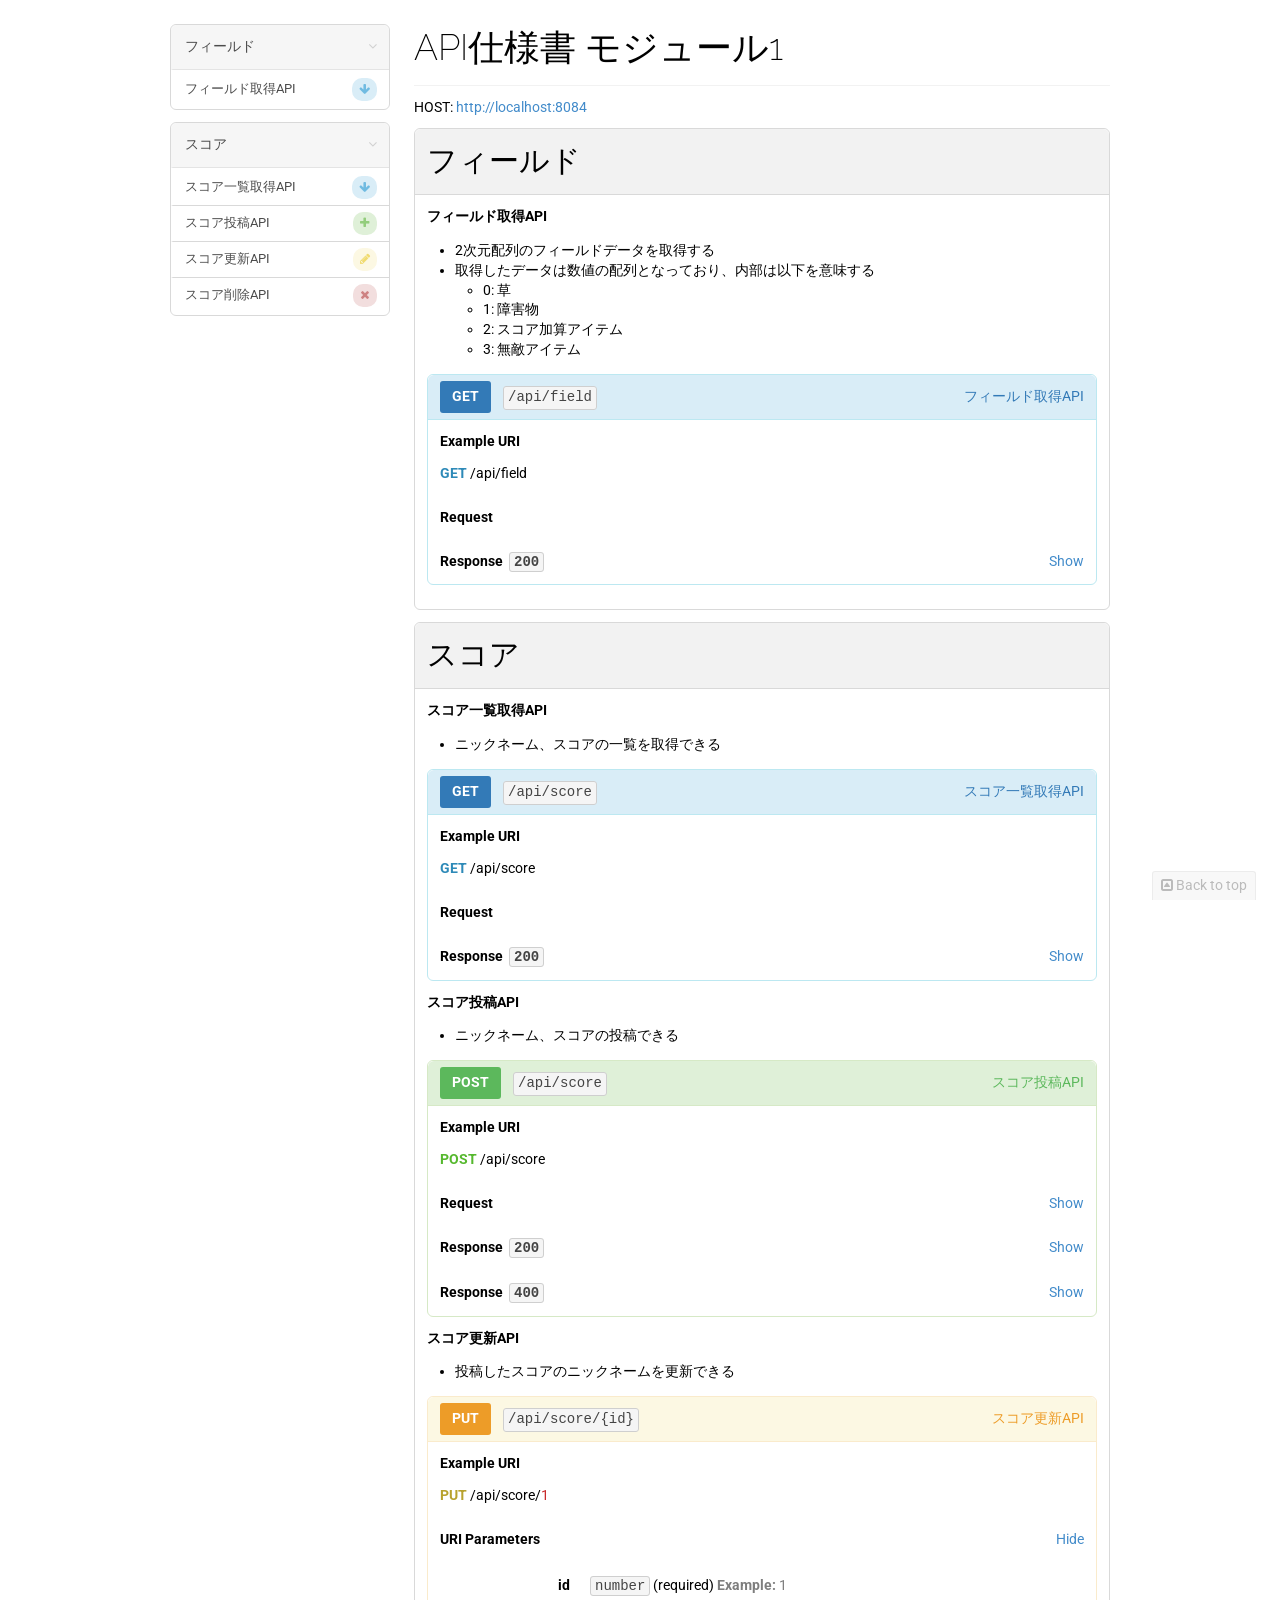
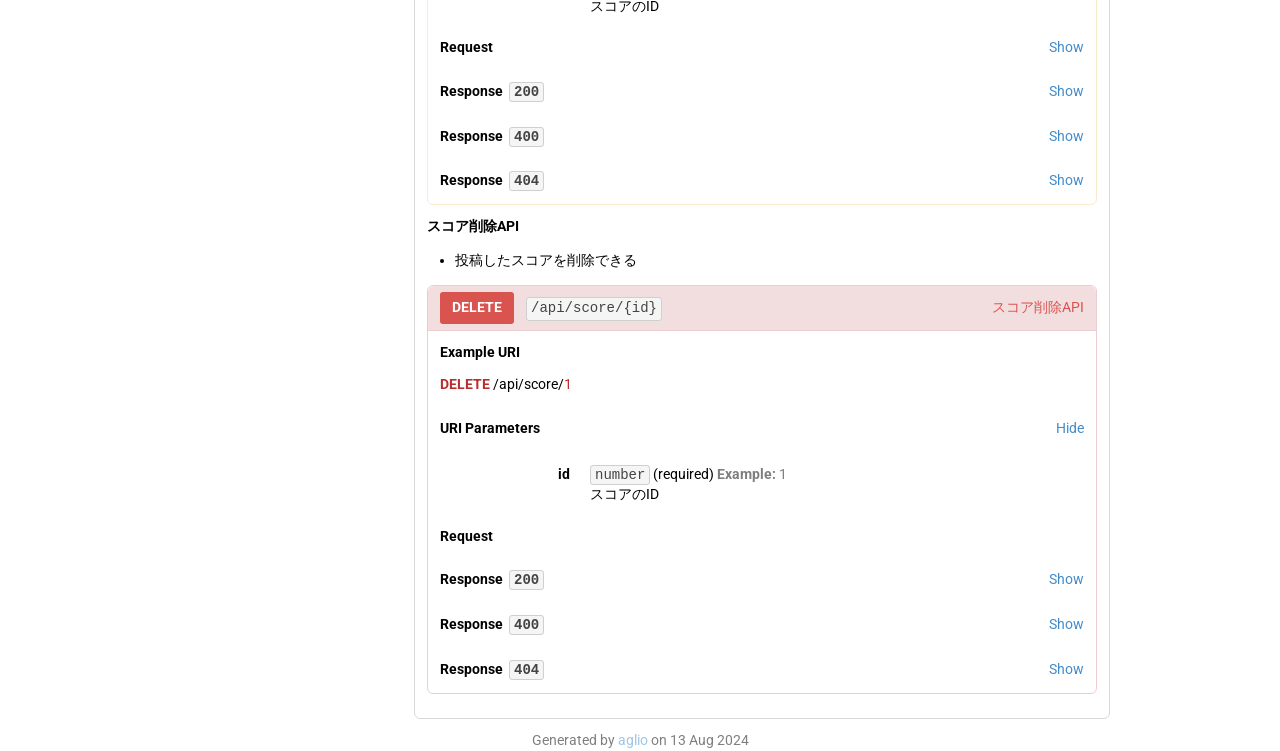
<file: docs/src/index.html>
<!DOCTYPE html><html><head><meta charset="utf-8"><title>API仕様書 モジュール1</title><link rel="stylesheet" href="https://maxcdn.bootstrapcdn.com/font-awesome/4.3.0/css/font-awesome.min.css"><style>@import url('https://fonts.googleapis.com/css?family=Roboto:400,700|Inconsolata|Raleway:200');.hljs-comment,.hljs-title{color:#8e908c}.hljs-variable,.hljs-attribute,.hljs-tag,.hljs-regexp,.ruby .hljs-constant,.xml .hljs-tag .hljs-title,.xml .hljs-pi,.xml .hljs-doctype,.html .hljs-doctype,.css .hljs-id,.css .hljs-class,.css .hljs-pseudo{color:#c82829}.hljs-number,.hljs-preprocessor,.hljs-pragma,.hljs-built_in,.hljs-literal,.hljs-params,.hljs-constant{color:#f5871f}.ruby .hljs-class .hljs-title,.css .hljs-rules .hljs-attribute{color:#eab700}.hljs-string,.hljs-value,.hljs-inheritance,.hljs-header,.ruby .hljs-symbol,.xml .hljs-cdata{color:#718c00}.css .hljs-hexcolor{color:#3e999f}.hljs-function,.python .hljs-decorator,.python .hljs-title,.ruby .hljs-function .hljs-title,.ruby .hljs-title .hljs-keyword,.perl .hljs-sub,.javascript .hljs-title,.coffeescript .hljs-title{color:#4271ae}.hljs-keyword,.javascript .hljs-function{color:#8959a8}.hljs{display:block;background:white;color:#4d4d4c;padding:.5em}.coffeescript .javascript,.javascript .xml,.tex .hljs-formula,.xml .javascript,.xml .vbscript,.xml .css,.xml .hljs-cdata{opacity:.5}.right .hljs-comment{color:#969896}.right .css .hljs-class,.right .css .hljs-id,.right .css .hljs-pseudo,.right .hljs-attribute,.right .hljs-regexp,.right .hljs-tag,.right .hljs-variable,.right .html .hljs-doctype,.right .ruby .hljs-constant,.right .xml .hljs-doctype,.right .xml .hljs-pi,.right .xml .hljs-tag .hljs-title{color:#c66}.right .hljs-built_in,.right .hljs-constant,.right .hljs-literal,.right .hljs-number,.right .hljs-params,.right .hljs-pragma,.right .hljs-preprocessor{color:#de935f}.right .css .hljs-rule .hljs-attribute,.right .ruby .hljs-class .hljs-title{color:#f0c674}.right .hljs-header,.right .hljs-inheritance,.right .hljs-name,.right .hljs-string,.right .hljs-value,.right .ruby .hljs-symbol,.right .xml .hljs-cdata{color:#b5bd68}.right .css .hljs-hexcolor,.right .hljs-title{color:#8abeb7}.right .coffeescript .hljs-title,.right .hljs-function,.right .javascript .hljs-title,.right .perl .hljs-sub,.right .python .hljs-decorator,.right .python .hljs-title,.right .ruby .hljs-function .hljs-title,.right .ruby .hljs-title .hljs-keyword{color:#81a2be}.right .hljs-keyword,.right .javascript .hljs-function{color:#b294bb}.right .hljs{display:block;overflow-x:auto;background:#1d1f21;color:#c5c8c6;padding:.5em;-webkit-text-size-adjust:none}.right .coffeescript .javascript,.right .javascript .xml,.right .tex .hljs-formula,.right .xml .css,.right .xml .hljs-cdata,.right .xml .javascript,.right .xml .vbscript{opacity:.5}body{color:black;background:white;font:400 14px / 1.42 'Roboto',Helvetica,sans-serif}header{border-bottom:1px solid #f2f2f2;margin-bottom:12px}h1,h2,h3,h4,h5{color:black;margin:12px 0}h1 .permalink,h2 .permalink,h3 .permalink,h4 .permalink,h5 .permalink{margin-left:0;opacity:0;transition:opacity .25s ease}h1:hover .permalink,h2:hover .permalink,h3:hover .permalink,h4:hover .permalink,h5:hover .permalink{opacity:1}.triple h1 .permalink,.triple h2 .permalink,.triple h3 .permalink,.triple h4 .permalink,.triple h5 .permalink{opacity:.15}.triple h1:hover .permalink,.triple h2:hover .permalink,.triple h3:hover .permalink,.triple h4:hover .permalink,.triple h5:hover .permalink{opacity:.15}h1{font:200 36px 'Raleway',Helvetica,sans-serif;font-size:36px}h2{font:200 36px 'Raleway',Helvetica,sans-serif;font-size:30px}h3{font-size:100%;text-transform:uppercase}h5{font-size:100%;font-weight:normal}p{margin:0 0 10px}p.choices{line-height:1.6}a{color:#428bca;text-decoration:none}li p{margin:0}hr.split{border:0;height:1px;width:100%;padding-left:6px;margin:12px auto;background-image:linear-gradient(to right, rgba(0,0,0,0) 20%, rgba(0,0,0,0.2) 51.4%, rgba(255,255,255,0.2) 51.4%, rgba(255,255,255,0) 80%)}dl dt{float:left;width:130px;clear:left;text-align:right;overflow:hidden;text-overflow:ellipsis;white-space:nowrap;font-weight:700}dl dd{margin-left:150px}blockquote{color:rgba(0,0,0,0.5);font-size:15.5px;padding:10px 20px;margin:12px 0;border-left:5px solid #e8e8e8}blockquote p:last-child{margin-bottom:0}pre{background-color:#f5f5f5;padding:12px;border:1px solid #cfcfcf;border-radius:6px;overflow:auto}pre code{color:black;background-color:transparent;padding:0;border:none}code{color:#444;background-color:#f5f5f5;font:'Inconsolata',monospace;padding:1px 4px;border:1px solid #cfcfcf;border-radius:3px}ul,ol{padding-left:2em}table{border-collapse:collapse;border-spacing:0;margin-bottom:12px}table tr:nth-child(2n){background-color:#fafafa}table th,table td{padding:6px 12px;border:1px solid #e6e6e6}.text-muted{opacity:.5}.note,.warning{padding:.3em 1em;margin:1em 0;border-radius:2px;font-size:90%}.note h1,.warning h1,.note h2,.warning h2,.note h3,.warning h3,.note h4,.warning h4,.note h5,.warning h5,.note h6,.warning h6{font-family:200 36px 'Raleway',Helvetica,sans-serif;font-size:135%;font-weight:500}.note p,.warning p{margin:.5em 0}.note{color:black;background-color:#f0f6fb;border-left:4px solid #428bca}.note h1,.note h2,.note h3,.note h4,.note h5,.note h6{color:#428bca}.warning{color:black;background-color:#fbf1f0;border-left:4px solid #c9302c}.warning h1,.warning h2,.warning h3,.warning h4,.warning h5,.warning h6{color:#c9302c}header{margin-top:24px}nav{position:fixed;top:24px;bottom:0;overflow-y:auto}nav .resource-group{padding:0}nav .resource-group .heading{position:relative}nav .resource-group .heading .chevron{position:absolute;top:12px;right:12px;opacity:.5}nav .resource-group .heading a{display:block;color:black;opacity:.7;border-left:2px solid transparent;margin:0}nav .resource-group .heading a:hover{text-decoration:none;background-color:bad-color;border-left:2px solid black}nav ul{list-style-type:none;padding-left:0}nav ul a{display:block;font-size:13px;color:rgba(0,0,0,0.7);padding:8px 12px;border-top:1px solid #d9d9d9;border-left:2px solid transparent;overflow:hidden;text-overflow:ellipsis;white-space:nowrap}nav ul a:hover{text-decoration:none;background-color:bad-color;border-left:2px solid black}nav ul>li{margin:0}nav ul>li:first-child{margin-top:-12px}nav ul>li:last-child{margin-bottom:-12px}nav ul ul a{padding-left:24px}nav ul ul li{margin:0}nav ul ul li:first-child{margin-top:0}nav ul ul li:last-child{margin-bottom:0}nav>div>div>ul>li:first-child>a{border-top:none}.preload *{transition:none !important}.pull-left{float:left}.pull-right{float:right}.badge{display:inline-block;float:right;min-width:10px;min-height:14px;padding:3px 7px;font-size:12px;color:#000;background-color:#f2f2f2;border-radius:10px;margin:-2px 0}.badge.get{color:#70bbe1;background-color:#d9edf7}.badge.head{color:#70bbe1;background-color:#d9edf7}.badge.options{color:#70bbe1;background-color:#d9edf7}.badge.put{color:#f0db70;background-color:#fcf8e3}.badge.patch{color:#f0db70;background-color:#fcf8e3}.badge.post{color:#93cd7c;background-color:#dff0d8}.badge.delete{color:#ce8383;background-color:#f2dede}.collapse-button{float:right}.collapse-button .close{display:none;color:#428bca;cursor:pointer}.collapse-button .open{color:#428bca;cursor:pointer}.collapse-button.show .close{display:inline}.collapse-button.show .open{display:none}.collapse-content{max-height:0;overflow:hidden;transition:max-height .3s ease-in-out}nav{width:220px}.container{max-width:940px;margin-left:auto;margin-right:auto}.container .row .content{margin-left:244px;width:696px}.container .row:after{content:'';display:block;clear:both}.container-fluid nav{width:22%}.container-fluid .row .content{margin-left:24%}.container-fluid.triple nav{width:16.5%;padding-right:1px}.container-fluid.triple .row .content{position:relative;margin-left:16.5%;padding-left:24px}.middle:before,.middle:after{content:'';display:table}.middle:after{clear:both}.middle{box-sizing:border-box;width:51.5%;padding-right:12px}.right{box-sizing:border-box;float:right;width:48.5%;padding-left:12px}.right a{color:#428bca}.right h1,.right h2,.right h3,.right h4,.right h5,.right p,.right div{color:white}.right pre{background-color:#1d1f21;border:1px solid #1d1f21}.right pre code{color:#c5c8c6}.right .description{margin-top:12px}.triple .resource-heading{font-size:125%}.definition{margin-top:12px;margin-bottom:12px}.definition .method{font-weight:bold}.definition .method.get{color:#2e8ab8}.definition .method.head{color:#2e8ab8}.definition .method.options{color:#2e8ab8}.definition .method.post{color:#56b82e}.definition .method.put{color:#b8a22e}.definition .method.patch{color:#b8a22e}.definition .method.delete{color:#b82e2e}.definition .uri{word-break:break-all;word-wrap:break-word}.definition .hostname{opacity:.5}.example-names{background-color:#eee;padding:12px;border-radius:6px}.example-names .tab-button{cursor:pointer;color:black;border:1px solid #ddd;padding:6px;margin-left:12px}.example-names .tab-button.active{background-color:#d5d5d5}.right .example-names{background-color:#444}.right .example-names .tab-button{color:white;border:1px solid #666;border-radius:6px}.right .example-names .tab-button.active{background-color:#5e5e5e}#nav-background{position:fixed;left:0;top:0;bottom:0;width:16.5%;padding-right:14.4px;background-color:#fbfbfb;border-right:1px solid #f0f0f0;z-index:-1}#right-panel-background{position:absolute;right:-12px;top:-12px;bottom:-12px;width:48.6%;background-color:#333;z-index:-1}@media (max-width:1200px){nav{width:198px}.container{max-width:840px}.container .row .content{margin-left:224px;width:606px}}@media (max-width:992px){nav{width:169.4px}.container{max-width:720px}.container .row .content{margin-left:194px;width:526px}}@media (max-width:768px){nav{display:none}.container{width:95%;max-width:none}.container .row .content,.container-fluid .row .content,.container-fluid.triple .row .content{margin-left:auto;margin-right:auto;width:95%}#nav-background{display:none}#right-panel-background{width:48.6%}}.back-to-top{position:fixed;z-index:1;bottom:0;right:24px;padding:4px 8px;color:rgba(0,0,0,0.5);background-color:#f2f2f2;text-decoration:none !important;border-top:1px solid #d9d9d9;border-left:1px solid #d9d9d9;border-right:1px solid #d9d9d9;border-top-left-radius:3px;border-top-right-radius:3px}.resource-group{padding:12px;margin-bottom:12px;background-color:white;border:1px solid #d9d9d9;border-radius:6px}.resource-group h2.group-heading,.resource-group .heading a{padding:12px;margin:-12px -12px 12px -12px;background-color:#f2f2f2;border-bottom:1px solid #d9d9d9;border-top-left-radius:6px;border-top-right-radius:6px;white-space:nowrap;text-overflow:ellipsis;overflow:hidden}.triple .content .resource-group{padding:0;border:none}.triple .content .resource-group h2.group-heading,.triple .content .resource-group .heading a{margin:0 0 12px 0;border:1px solid #d9d9d9}nav .resource-group .heading a{padding:12px;margin-bottom:0}nav .resource-group .collapse-content{padding:0}.action{margin-bottom:12px;padding:12px 12px 0 12px;overflow:hidden;border:1px solid transparent;border-radius:6px}.action h4.action-heading{padding:6px 12px;margin:-12px -12px 12px -12px;border-bottom:1px solid transparent;border-top-left-radius:6px;border-top-right-radius:6px;overflow:hidden}.action h4.action-heading .name{float:right;font-weight:normal;padding:6px 0}.action h4.action-heading .method{padding:6px 12px;margin-right:12px;border-radius:3px;display:inline-block}.action h4.action-heading .method.get{color:#fff;background-color:#337ab7}.action h4.action-heading .method.head{color:#fff;background-color:#337ab7}.action h4.action-heading .method.options{color:#fff;background-color:#337ab7}.action h4.action-heading .method.put{color:#fff;background-color:#ed9c28}.action h4.action-heading .method.patch{color:#fff;background-color:#ed9c28}.action h4.action-heading .method.post{color:#fff;background-color:#5cb85c}.action h4.action-heading .method.delete{color:#fff;background-color:#d9534f}.action h4.action-heading code{color:#444;background-color:#f5f5f5;border-color:#cfcfcf;font-weight:normal;word-break:break-all;display:inline-block;margin-top:2px}.action dl.inner{padding-bottom:2px}.action .title{border-bottom:1px solid white;margin:0 -12px -1px -12px;padding:12px}.action.get{border-color:#bce8f1}.action.get h4.action-heading{color:#337ab7;background:#d9edf7;border-bottom-color:#bce8f1}.action.head{border-color:#bce8f1}.action.head h4.action-heading{color:#337ab7;background:#d9edf7;border-bottom-color:#bce8f1}.action.options{border-color:#bce8f1}.action.options h4.action-heading{color:#337ab7;background:#d9edf7;border-bottom-color:#bce8f1}.action.post{border-color:#d6e9c6}.action.post h4.action-heading{color:#5cb85c;background:#dff0d8;border-bottom-color:#d6e9c6}.action.put{border-color:#faebcc}.action.put h4.action-heading{color:#ed9c28;background:#fcf8e3;border-bottom-color:#faebcc}.action.patch{border-color:#faebcc}.action.patch h4.action-heading{color:#ed9c28;background:#fcf8e3;border-bottom-color:#faebcc}.action.delete{border-color:#ebccd1}.action.delete h4.action-heading{color:#d9534f;background:#f2dede;border-bottom-color:#ebccd1}</style></head><body class="preload"><a href="#top" class="text-muted back-to-top"><i class="fa fa-toggle-up"></i>&nbsp;Back to top</a><div class="container"><div class="row"><nav><div class="resource-group"><div class="heading"><div class="chevron"><i class="open fa fa-angle-down"></i></div><a href="#フィールド">フィールド</a></div><div class="collapse-content"><ul><li><a href="#フィールド-フィールド取得api-get"><span class="badge get"><i class="fa fa-arrow-down"></i></span>フィールド取得API</a></li></ul></div></div><div class="resource-group"><div class="heading"><div class="chevron"><i class="open fa fa-angle-down"></i></div><a href="#スコア">スコア</a></div><div class="collapse-content"><ul><li><a href="#スコア-スコア一覧取得api-get"><span class="badge get"><i class="fa fa-arrow-down"></i></span>スコア一覧取得API</a></li><li><a href="#スコア-スコア投稿api-post"><span class="badge post"><i class="fa fa-plus"></i></span>スコア投稿API</a></li><li><a href="#スコア-スコア更新api-put"><span class="badge put"><i class="fa fa-pencil"></i></span>スコア更新API</a></li><li><a href="#スコア-スコア削除api-delete"><span class="badge delete"><i class="fa fa-times"></i></span>スコア削除API</a></li></ul></div></div></nav><div class="content"><header><h1 id="top">API仕様書 モジュール1</h1></header><p>HOST: <a href="http://localhost:8084">http://localhost:8084</a></p>
<section id="フィールド" class="resource-group"><h2 class="group-heading">フィールド <a href="#フィールド" class="permalink">&para;</a></h2><div id="フィールド-フィールド取得api" class="resource"><h3 class="resource-heading">フィールド取得API <a href="#フィールド-フィールド取得api" class="permalink">&nbsp;&para;</a></h3><ul>
<li>
<p>2次元配列のフィールドデータを取得する</p>
</li>
<li>
<p>取得したデータは数値の配列となっており、内部は以下を意味する</p>
<ul>
<li>0: 草</li>
<li>1: 障害物</li>
<li>2: スコア加算アイテム</li>
<li>3: 無敵アイテム</li>
</ul>
</li>
</ul>
<div id="フィールド-フィールド取得api-get" class="action get"><h4 class="action-heading"><div class="name">フィールド取得API</div><a href="#フィールド-フィールド取得api-get" class="method get">GET</a><code class="uri">/api/field</code></h4><h4>Example URI</h4><div class="definition"><span class="method get">GET</span>&nbsp;<span class="uri"><span class="hostname"></span>/api/field</span></div><div class="title"><strong>Request</strong></div><div class="title"><strong>Response&nbsp;&nbsp;<code>200</code></strong><div class="collapse-button"><span class="close">Hide</span><span class="open">Show</span></div></div><div class="collapse-content"><div class="inner"><h5>Headers</h5><pre><code><span class="hljs-attribute">Content-Type</span>: <span class="hljs-string">application/json</span></code></pre><div style="height: 1px;"></div><h5>Body</h5><pre><code>{
  "<span class="hljs-attribute">field</span>": <span class="hljs-value">[
    [
      <span class="hljs-number">0</span>,
      <span class="hljs-number">1</span>,
      <span class="hljs-number">0</span>
    ],
    [
      <span class="hljs-number">0</span>,
      <span class="hljs-number">0</span>,
      <span class="hljs-number">0</span>
    ],
    [
      <span class="hljs-number">0</span>,
      <span class="hljs-number">0</span>,
      <span class="hljs-number">0</span>
    ],
    [
      <span class="hljs-number">2</span>,
      <span class="hljs-number">0</span>,
      <span class="hljs-number">0</span>
    ],
    [
      <span class="hljs-number">0</span>,
      <span class="hljs-number">0</span>,
      <span class="hljs-number">0</span>
    ],
    [
      <span class="hljs-number">0</span>,
      <span class="hljs-number">0</span>,
      <span class="hljs-number">0</span>
    ],
    [
      <span class="hljs-number">0</span>,
      <span class="hljs-number">0</span>,
      <span class="hljs-number">0</span>
    ],
    [
      <span class="hljs-number">0</span>,
      <span class="hljs-number">0</span>,
      <span class="hljs-number">1</span>
    ],
    [
      <span class="hljs-number">0</span>,
      <span class="hljs-number">0</span>,
      <span class="hljs-number">0</span>
    ],
    [
      <span class="hljs-number">0</span>,
      <span class="hljs-number">3</span>,
      <span class="hljs-number">0</span>
    ],
    [
      <span class="hljs-number">0</span>,
      <span class="hljs-number">0</span>,
      <span class="hljs-number">0</span>
    ],
    [
      <span class="hljs-number">0</span>,
      <span class="hljs-number">0</span>,
      <span class="hljs-number">0</span>
    ],
    [
      <span class="hljs-number">1</span>,
      <span class="hljs-number">0</span>,
      <span class="hljs-number">0</span>
    ],
    [
      <span class="hljs-number">0</span>,
      <span class="hljs-number">0</span>,
      <span class="hljs-number">0</span>
    ],
    [
      <span class="hljs-number">0</span>,
      <span class="hljs-number">2</span>,
      <span class="hljs-number">0</span>
    ],
    [
      <span class="hljs-number">0</span>,
      <span class="hljs-number">0</span>,
      <span class="hljs-number">0</span>
    ],
    [
      <span class="hljs-number">0</span>,
      <span class="hljs-number">0</span>,
      <span class="hljs-number">0</span>
    ],
    [
      <span class="hljs-number">0</span>,
      <span class="hljs-number">1</span>,
      <span class="hljs-number">0</span>
    ],
    [
      <span class="hljs-number">0</span>,
      <span class="hljs-number">0</span>,
      <span class="hljs-number">0</span>
    ],
    [
      <span class="hljs-number">0</span>,
      <span class="hljs-number">0</span>,
      <span class="hljs-number">3</span>
    ],
    [
      <span class="hljs-number">0</span>,
      <span class="hljs-number">0</span>,
      <span class="hljs-number">0</span>
    ],
    [
      <span class="hljs-number">2</span>,
      <span class="hljs-number">0</span>,
      <span class="hljs-number">0</span>
    ],
    [
      <span class="hljs-number">0</span>,
      <span class="hljs-number">0</span>,
      <span class="hljs-number">0</span>
    ],
    [
      <span class="hljs-number">0</span>,
      <span class="hljs-number">0</span>,
      <span class="hljs-number">1</span>
    ],
    [
      <span class="hljs-number">0</span>,
      <span class="hljs-number">0</span>,
      <span class="hljs-number">0</span>
    ],
    [
      <span class="hljs-number">0</span>,
      <span class="hljs-number">0</span>,
      <span class="hljs-number">0</span>
    ],
    [
      <span class="hljs-number">3</span>,
      <span class="hljs-number">0</span>,
      <span class="hljs-number">0</span>
    ],
    [
      <span class="hljs-number">0</span>,
      <span class="hljs-number">0</span>,
      <span class="hljs-number">0</span>
    ],
    [
      <span class="hljs-number">0</span>,
      <span class="hljs-number">1</span>,
      <span class="hljs-number">0</span>
    ],
    [
      <span class="hljs-number">0</span>,
      <span class="hljs-number">0</span>,
      <span class="hljs-number">2</span>
    ]
  ]
</span>}</code></pre><div style="height: 1px;"></div></div></div></div></div></section><section id="スコア" class="resource-group"><h2 class="group-heading">スコア <a href="#スコア" class="permalink">&para;</a></h2><div id="スコア-スコア一覧取得api" class="resource"><h3 class="resource-heading">スコア一覧取得API <a href="#スコア-スコア一覧取得api" class="permalink">&nbsp;&para;</a></h3><ul>
<li>ニックネーム、スコアの一覧を取得できる</li>
</ul>
<div id="スコア-スコア一覧取得api-get" class="action get"><h4 class="action-heading"><div class="name">スコア一覧取得API</div><a href="#スコア-スコア一覧取得api-get" class="method get">GET</a><code class="uri">/api/score</code></h4><h4>Example URI</h4><div class="definition"><span class="method get">GET</span>&nbsp;<span class="uri"><span class="hostname"></span>/api/score</span></div><div class="title"><strong>Request</strong></div><div class="title"><strong>Response&nbsp;&nbsp;<code>200</code></strong><div class="collapse-button"><span class="close">Hide</span><span class="open">Show</span></div></div><div class="collapse-content"><div class="inner"><h5>Headers</h5><pre><code><span class="hljs-attribute">Content-Type</span>: <span class="hljs-string">application/json</span></code></pre><div style="height: 1px;"></div><h5>Body</h5><pre><code>[
  {
    "<span class="hljs-attribute">id</span>": <span class="hljs-value"><span class="hljs-number">1</span></span>,
    "<span class="hljs-attribute">nickname</span>": <span class="hljs-value"><span class="hljs-string">"Sato Keita"</span></span>,
    "<span class="hljs-attribute">score</span>": <span class="hljs-value"><span class="hljs-number">12345678</span>
  </span>},
  {
    "<span class="hljs-attribute">id</span>": <span class="hljs-value"><span class="hljs-number">2</span></span>,
    "<span class="hljs-attribute">nickname</span>": <span class="hljs-value"><span class="hljs-string">"Nakamura Hiroshi"</span></span>,
    "<span class="hljs-attribute">score</span>": <span class="hljs-value"><span class="hljs-number">345678</span>
  </span>},
  {
    "<span class="hljs-attribute">id</span>": <span class="hljs-value"><span class="hljs-number">3</span></span>,
    "<span class="hljs-attribute">nickname</span>": <span class="hljs-value"><span class="hljs-string">"Ito Miyu"</span></span>,
    "<span class="hljs-attribute">score</span>": <span class="hljs-value"><span class="hljs-number">5678</span>
  </span>}
]</code></pre><div style="height: 1px;"></div></div></div></div></div><div id="スコア-スコア投稿api" class="resource"><h3 class="resource-heading">スコア投稿API <a href="#スコア-スコア投稿api" class="permalink">&nbsp;&para;</a></h3><ul>
<li>ニックネーム、スコアの投稿できる</li>
</ul>
<div id="スコア-スコア投稿api-post" class="action post"><h4 class="action-heading"><div class="name">スコア投稿API</div><a href="#スコア-スコア投稿api-post" class="method post">POST</a><code class="uri">/api/score</code></h4><h4>Example URI</h4><div class="definition"><span class="method post">POST</span>&nbsp;<span class="uri"><span class="hostname"></span>/api/score</span></div><div class="title"><strong>Request</strong><div class="collapse-button"><span class="close">Hide</span><span class="open">Show</span></div></div><div class="collapse-content"><div class="inner"><h5>Headers</h5><pre><code><span class="hljs-attribute">Content-Type</span>: <span class="hljs-string">application/json</span></code></pre><div style="height: 1px;"></div><h5>Body</h5><pre><code>{
  "<span class="hljs-attribute">nickname</span>": <span class="hljs-value"><span class="hljs-string">"Sato Taro"</span></span>,
  "<span class="hljs-attribute">score</span>": <span class="hljs-value"><span class="hljs-number">999999</span>
</span>}</code></pre><div style="height: 1px;"></div></div></div><div class="title"><strong>Response&nbsp;&nbsp;<code>200</code></strong><div class="collapse-button"><span class="close">Hide</span><span class="open">Show</span></div></div><div class="collapse-content"><div class="inner"><h5>Headers</h5><pre><code><span class="hljs-attribute">Content-Type</span>: <span class="hljs-string">application/json</span></code></pre><div style="height: 1px;"></div><h5>Body</h5><pre><code>{
  "<span class="hljs-attribute">message</span>": <span class="hljs-value"><span class="hljs-string">"スコアを投稿しました"</span></span>,
  "<span class="hljs-attribute">id</span>": <span class="hljs-value"><span class="hljs-number">4</span>
</span>}</code></pre><div style="height: 1px;"></div></div></div><div class="title"><strong>Response&nbsp;&nbsp;<code>400</code></strong><div class="collapse-button"><span class="close">Hide</span><span class="open">Show</span></div></div><div class="collapse-content"><div class="inner"><h5>Headers</h5><pre><code><span class="hljs-attribute">Content-Type</span>: <span class="hljs-string">application/json</span></code></pre><div style="height: 1px;"></div><h5>Body</h5><pre><code>{
  "<span class="hljs-attribute">message</span>": <span class="hljs-value"><span class="hljs-string">"無効なリクエストです"</span>
</span>}</code></pre><div style="height: 1px;"></div></div></div></div></div><div id="スコア-スコア更新api" class="resource"><h3 class="resource-heading">スコア更新API <a href="#スコア-スコア更新api" class="permalink">&nbsp;&para;</a></h3><ul>
<li>投稿したスコアのニックネームを更新できる</li>
</ul>
<div id="スコア-スコア更新api-put" class="action put"><h4 class="action-heading"><div class="name">スコア更新API</div><a href="#スコア-スコア更新api-put" class="method put">PUT</a><code class="uri">/api/score/{id}</code></h4><h4>Example URI</h4><div class="definition"><span class="method put">PUT</span>&nbsp;<span class="uri"><span class="hostname"></span>/api/score/<span class="hljs-attribute" title="id">1</span></span></div><div class="title"><strong>URI Parameters</strong><div class="collapse-button show"><span class="close">Hide</span><span class="open">Show</span></div></div><div class="collapse-content"><dl class="inner"><dt>id</dt><dd><code>number</code>&nbsp;<span class="required">(required)</span>&nbsp;<span class="text-muted example"><strong>Example:&nbsp;</strong><span>1</span></span><p>スコアのID</p>
</dd></dl></div><div class="title"><strong>Request</strong><div class="collapse-button"><span class="close">Hide</span><span class="open">Show</span></div></div><div class="collapse-content"><div class="inner"><h5>Headers</h5><pre><code><span class="hljs-attribute">Content-Type</span>: <span class="hljs-string">application/json</span></code></pre><div style="height: 1px;"></div><h5>Body</h5><pre><code>{
  "<span class="hljs-attribute">id</span>": <span class="hljs-value"><span class="hljs-number">1</span></span>,
  "<span class="hljs-attribute">nickname</span>": <span class="hljs-value"><span class="hljs-string">"ito hanako"</span>
</span>}</code></pre><div style="height: 1px;"></div></div></div><div class="title"><strong>Response&nbsp;&nbsp;<code>200</code></strong><div class="collapse-button"><span class="close">Hide</span><span class="open">Show</span></div></div><div class="collapse-content"><div class="inner"><h5>Headers</h5><pre><code><span class="hljs-attribute">Content-Type</span>: <span class="hljs-string">application/json</span></code></pre><div style="height: 1px;"></div><h5>Body</h5><pre><code>{
  "<span class="hljs-attribute">message</span>": <span class="hljs-value"><span class="hljs-string">"ニックネームを更新しました"</span>
</span>}</code></pre><div style="height: 1px;"></div></div></div><div class="title"><strong>Response&nbsp;&nbsp;<code>400</code></strong><div class="collapse-button"><span class="close">Hide</span><span class="open">Show</span></div></div><div class="collapse-content"><div class="inner"><h5>Headers</h5><pre><code><span class="hljs-attribute">Content-Type</span>: <span class="hljs-string">application/json</span></code></pre><div style="height: 1px;"></div><h5>Body</h5><pre><code>{
  "<span class="hljs-attribute">message</span>": <span class="hljs-value"><span class="hljs-string">"無効なリクエストです"</span>
</span>}</code></pre><div style="height: 1px;"></div></div></div><div class="title"><strong>Response&nbsp;&nbsp;<code>404</code></strong><div class="collapse-button"><span class="close">Hide</span><span class="open">Show</span></div></div><div class="collapse-content"><div class="inner"><h5>Headers</h5><pre><code><span class="hljs-attribute">Content-Type</span>: <span class="hljs-string">application/json</span></code></pre><div style="height: 1px;"></div><h5>Body</h5><pre><code>{
  "<span class="hljs-attribute">message</span>": <span class="hljs-value"><span class="hljs-string">"存在しないIDです"</span>
</span>}</code></pre><div style="height: 1px;"></div></div></div></div></div><div id="スコア-スコア削除api" class="resource"><h3 class="resource-heading">スコア削除API <a href="#スコア-スコア削除api" class="permalink">&nbsp;&para;</a></h3><ul>
<li>投稿したスコアを削除できる</li>
</ul>
<div id="スコア-スコア削除api-delete" class="action delete"><h4 class="action-heading"><div class="name">スコア削除API</div><a href="#スコア-スコア削除api-delete" class="method delete">DELETE</a><code class="uri">/api/score/{id}</code></h4><h4>Example URI</h4><div class="definition"><span class="method delete">DELETE</span>&nbsp;<span class="uri"><span class="hostname"></span>/api/score/<span class="hljs-attribute" title="id">1</span></span></div><div class="title"><strong>URI Parameters</strong><div class="collapse-button show"><span class="close">Hide</span><span class="open">Show</span></div></div><div class="collapse-content"><dl class="inner"><dt>id</dt><dd><code>number</code>&nbsp;<span class="required">(required)</span>&nbsp;<span class="text-muted example"><strong>Example:&nbsp;</strong><span>1</span></span><p>スコアのID</p>
</dd></dl></div><div class="title"><strong>Request</strong></div><div class="title"><strong>Response&nbsp;&nbsp;<code>200</code></strong><div class="collapse-button"><span class="close">Hide</span><span class="open">Show</span></div></div><div class="collapse-content"><div class="inner"><h5>Headers</h5><pre><code><span class="hljs-attribute">Content-Type</span>: <span class="hljs-string">application/json</span></code></pre><div style="height: 1px;"></div><h5>Body</h5><pre><code>{
  "<span class="hljs-attribute">message</span>": <span class="hljs-value"><span class="hljs-string">"スコアを削除しました"</span>
</span>}</code></pre><div style="height: 1px;"></div></div></div><div class="title"><strong>Response&nbsp;&nbsp;<code>400</code></strong><div class="collapse-button"><span class="close">Hide</span><span class="open">Show</span></div></div><div class="collapse-content"><div class="inner"><h5>Headers</h5><pre><code><span class="hljs-attribute">Content-Type</span>: <span class="hljs-string">application/json</span></code></pre><div style="height: 1px;"></div><h5>Body</h5><pre><code>{
  "<span class="hljs-attribute">message</span>": <span class="hljs-value"><span class="hljs-string">"無効なリクエストです"</span>
</span>}</code></pre><div style="height: 1px;"></div></div></div><div class="title"><strong>Response&nbsp;&nbsp;<code>404</code></strong><div class="collapse-button"><span class="close">Hide</span><span class="open">Show</span></div></div><div class="collapse-content"><div class="inner"><h5>Headers</h5><pre><code><span class="hljs-attribute">Content-Type</span>: <span class="hljs-string">application/json</span></code></pre><div style="height: 1px;"></div><h5>Body</h5><pre><code>{
  "<span class="hljs-attribute">message</span>": <span class="hljs-value"><span class="hljs-string">"存在しないIDです"</span>
</span>}</code></pre><div style="height: 1px;"></div></div></div></div></div></section></div></div></div><p style="text-align: center;" class="text-muted">Generated by&nbsp;<a href="https://github.com/danielgtaylor/aglio" class="aglio">aglio</a>&nbsp;on 13 Aug 2024</p><script>/* eslint-env browser */
/* eslint quotes: [2, "single"] */
'use strict';

/*
  Determine if a string ends with another string.
*/
function endsWith(str, suffix) {
    return str.indexOf(suffix, str.length - suffix.length) !== -1;
}

/*
  Get a list of direct child elements by class name.
*/
function childrenByClass(element, name) {
  var filtered = [];

  for (var i = 0; i < element.children.length; i++) {
    var child = element.children[i];
    var classNames = child.className.split(' ');
    if (classNames.indexOf(name) !== -1) {
      filtered.push(child);
    }
  }

  return filtered;
}

/*
  Get an array [width, height] of the window.
*/
function getWindowDimensions() {
  var w = window,
      d = document,
      e = d.documentElement,
      g = d.body,
      x = w.innerWidth || e.clientWidth || g.clientWidth,
      y = w.innerHeight || e.clientHeight || g.clientHeight;

  return [x, y];
}

/*
  Collapse or show a request/response example.
*/
function toggleCollapseButton(event) {
    var button = event.target.parentNode;
    var content = button.parentNode.nextSibling;
    var inner = content.children[0];

    if (button.className.indexOf('collapse-button') === -1) {
      // Clicked without hitting the right element?
      return;
    }

    if (content.style.maxHeight && content.style.maxHeight !== '0px') {
        // Currently showing, so let's hide it
        button.className = 'collapse-button';
        content.style.maxHeight = '0px';
    } else {
        // Currently hidden, so let's show it
        button.className = 'collapse-button show';
        content.style.maxHeight = inner.offsetHeight + 12 + 'px';
    }
}

function toggleTabButton(event) {
    var i, index;
    var button = event.target;

    // Get index of the current button.
    var buttons = childrenByClass(button.parentNode, 'tab-button');
    for (i = 0; i < buttons.length; i++) {
        if (buttons[i] === button) {
            index = i;
            button.className = 'tab-button active';
        } else {
            buttons[i].className = 'tab-button';
        }
    }

    // Hide other tabs and show this one.
    var tabs = childrenByClass(button.parentNode.parentNode, 'tab');
    for (i = 0; i < tabs.length; i++) {
        if (i === index) {
            tabs[i].style.display = 'block';
        } else {
            tabs[i].style.display = 'none';
        }
    }
}

/*
  Collapse or show a navigation menu. It will not be hidden unless it
  is currently selected or `force` has been passed.
*/
function toggleCollapseNav(event, force) {
    var heading = event.target.parentNode;
    var content = heading.nextSibling;
    var inner = content.children[0];

    if (heading.className.indexOf('heading') === -1) {
      // Clicked without hitting the right element?
      return;
    }

    if (content.style.maxHeight && content.style.maxHeight !== '0px') {
      // Currently showing, so let's hide it, but only if this nav item
      // is already selected. This prevents newly selected items from
      // collapsing in an annoying fashion.
      if (force || window.location.hash && endsWith(event.target.href, window.location.hash)) {
        content.style.maxHeight = '0px';
      }
    } else {
      // Currently hidden, so let's show it
      content.style.maxHeight = inner.offsetHeight + 12 + 'px';
    }
}

/*
  Refresh the page after a live update from the server. This only
  works in live preview mode (using the `--server` parameter).
*/
function refresh(body) {
    document.querySelector('body').className = 'preload';
    document.body.innerHTML = body;

    // Re-initialize the page
    init();
    autoCollapse();

    document.querySelector('body').className = '';
}

/*
  Determine which navigation items should be auto-collapsed to show as many
  as possible on the screen, based on the current window height. This also
  collapses them.
*/
function autoCollapse() {
  var windowHeight = getWindowDimensions()[1];
  var itemsHeight = 64; /* Account for some padding */
  var itemsArray = Array.prototype.slice.call(
    document.querySelectorAll('nav .resource-group .heading'));

  // Get the total height of the navigation items
  itemsArray.forEach(function (item) {
    itemsHeight += item.parentNode.offsetHeight;
  });

  // Should we auto-collapse any nav items? Try to find the smallest item
  // that can be collapsed to show all items on the screen. If not possible,
  // then collapse the largest item and do it again. First, sort the items
  // by height from smallest to largest.
  var sortedItems = itemsArray.sort(function (a, b) {
    return a.parentNode.offsetHeight - b.parentNode.offsetHeight;
  });

  while (sortedItems.length && itemsHeight > windowHeight) {
    for (var i = 0; i < sortedItems.length; i++) {
      // Will collapsing this item help?
      var itemHeight = sortedItems[i].nextSibling.offsetHeight;
      if ((itemsHeight - itemHeight <= windowHeight) || i === sortedItems.length - 1) {
        // It will, so let's collapse it, remove its content height from
        // our total and then remove it from our list of candidates
        // that can be collapsed.
        itemsHeight -= itemHeight;
        toggleCollapseNav({target: sortedItems[i].children[0]}, true);
        sortedItems.splice(i, 1);
        break;
      }
    }
  }
}

/*
  Initialize the interactive functionality of the page.
*/
function init() {
    var i, j;

    // Make collapse buttons clickable
    var buttons = document.querySelectorAll('.collapse-button');
    for (i = 0; i < buttons.length; i++) {
        buttons[i].onclick = toggleCollapseButton;

        // Show by default? Then toggle now.
        if (buttons[i].className.indexOf('show') !== -1) {
            toggleCollapseButton({target: buttons[i].children[0]});
        }
    }

    var responseCodes = document.querySelectorAll('.example-names');
    for (i = 0; i < responseCodes.length; i++) {
        var tabButtons = childrenByClass(responseCodes[i], 'tab-button');
        for (j = 0; j < tabButtons.length; j++) {
            tabButtons[j].onclick = toggleTabButton;

            // Show by default?
            if (j === 0) {
                toggleTabButton({target: tabButtons[j]});
            }
        }
    }

    // Make nav items clickable to collapse/expand their content.
    var navItems = document.querySelectorAll('nav .resource-group .heading');
    for (i = 0; i < navItems.length; i++) {
        navItems[i].onclick = toggleCollapseNav;

        // Show all by default
        toggleCollapseNav({target: navItems[i].children[0]});
    }
}

// Initial call to set up buttons
init();

window.onload = function () {
    autoCollapse();
    // Remove the `preload` class to enable animations
    document.querySelector('body').className = '';
};
</script></body></html>
</file>
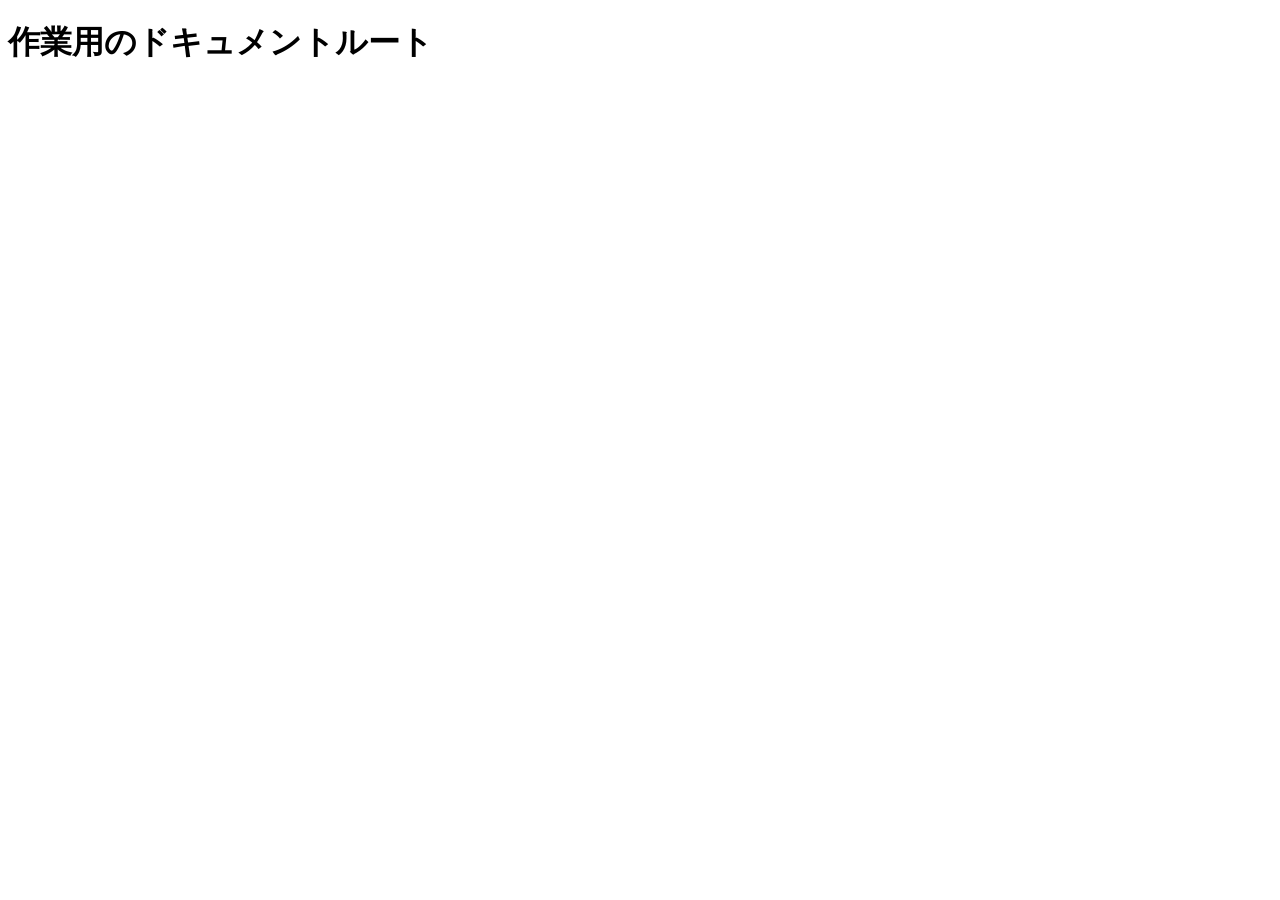
<file: src/public/index.html>
<!DOCTYPE html>
<html lang="ja">
<head>
  <meta charset="UTF-8">
  <meta name="viewport" content="width=device-width, initial-scale=1.0">
  <title>Document</title>
</head>
<body>
  <h1>作業用のドキュメントルート</h1>
</body>
</html>
</file>
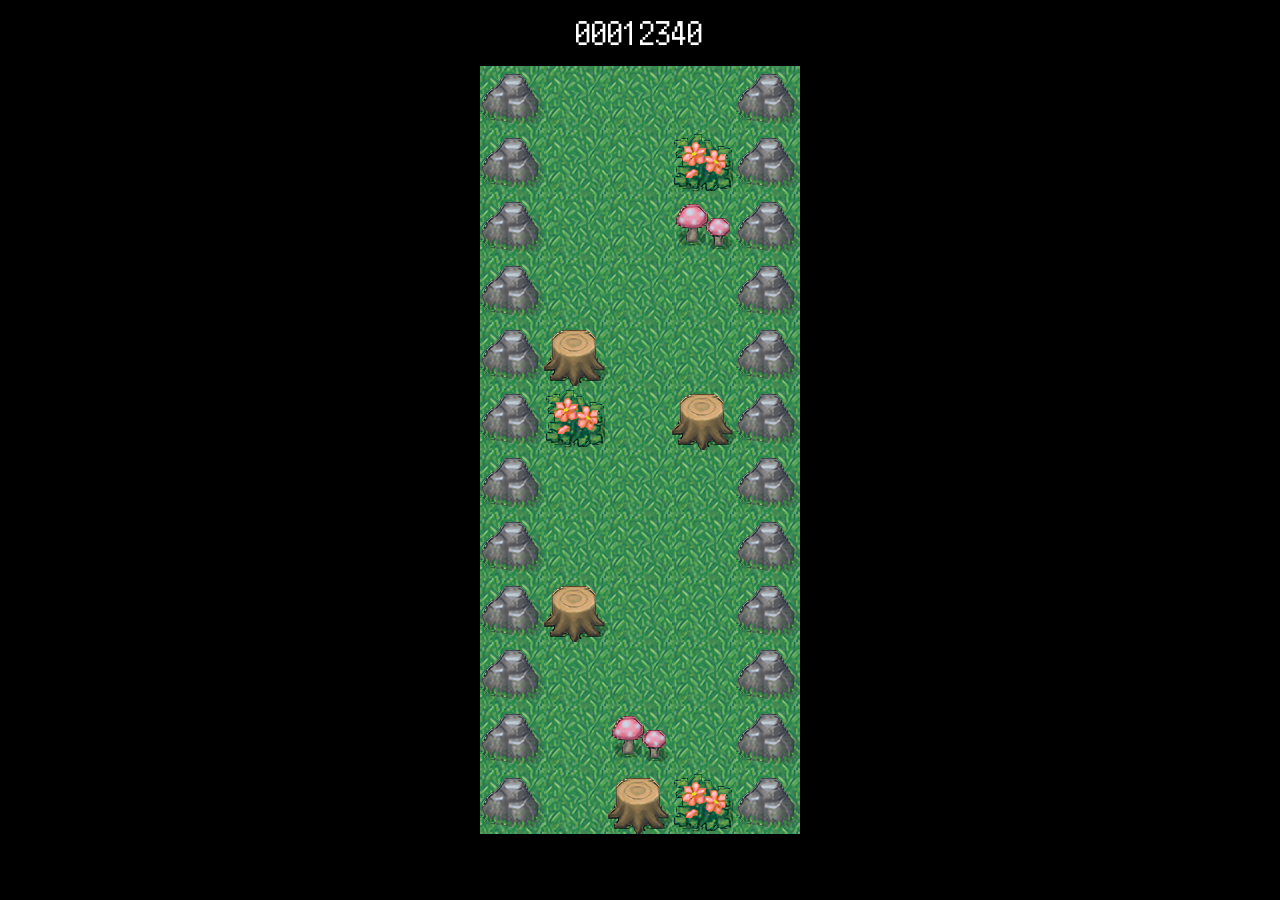
<file: src/template/index.html>
<!DOCTYPE html>
<html lang="ja">
<head>
  <meta charset="UTF-8">
  <meta name="viewport" content="width=device-width, initial-scale=1.0">
  <title>Escape Runner</title>
  <link rel="stylesheet" href="./styles/common.css">
  <link rel="stylesheet" href="./styles/index.css">
</head>
<body>
  <div class="container">
    <div class="score">00012340</div>
    <div class="field">
      <div class="tile rock"></div>
      <div class="tile"></div>
      <div class="tile enemy"></div>
      <div class="tile"></div>
      <div class="tile rock"></div>
      <div class="tile rock"></div>
      <div class="tile"></div>
      <div class="tile"></div>
      <div class="tile flower"></div>
      <div class="tile rock"></div>
      <div class="tile rock"></div>
      <div class="tile"></div>
      <div class="tile player"></div>
      <div class="tile mushroom"></div>
      <div class="tile rock"></div>
      <div class="tile rock"></div>
      <div class="tile"></div>
      <div class="tile"></div>
      <div class="tile"></div>
      <div class="tile rock"></div>
      <div class="tile rock"></div>
      <div class="tile stump"></div>
      <div class="tile"></div>
      <div class="tile"></div>
      <div class="tile rock"></div>
      <div class="tile rock"></div>
      <div class="tile flower"></div>
      <div class="tile"></div>
      <div class="tile stump"></div>
      <div class="tile rock"></div>
      <div class="tile rock"></div>
      <div class="tile"></div>
      <div class="tile"></div>
      <div class="tile"></div>
      <div class="tile rock"></div>
      <div class="tile rock"></div>
      <div class="tile"></div>
      <div class="tile"></div>
      <div class="tile"></div>
      <div class="tile rock"></div>
      <div class="tile rock"></div>
      <div class="tile stump"></div>
      <div class="tile"></div>
      <div class="tile"></div>
      <div class="tile rock"></div>
      <div class="tile rock"></div>
      <div class="tile"></div>
      <div class="tile"></div>
      <div class="tile"></div>
      <div class="tile rock"></div>
      <div class="tile rock"></div>
      <div class="tile"></div>
      <div class="tile mushroom"></div>
      <div class="tile"></div>
      <div class="tile rock"></div>
      <div class="tile rock"></div>
      <div class="tile"></div>
      <div class="tile stump"></div>
      <div class="tile flower"></div>
      <div class="tile rock"></div>
    </div>
  </div>
</body>
</html>
</file>
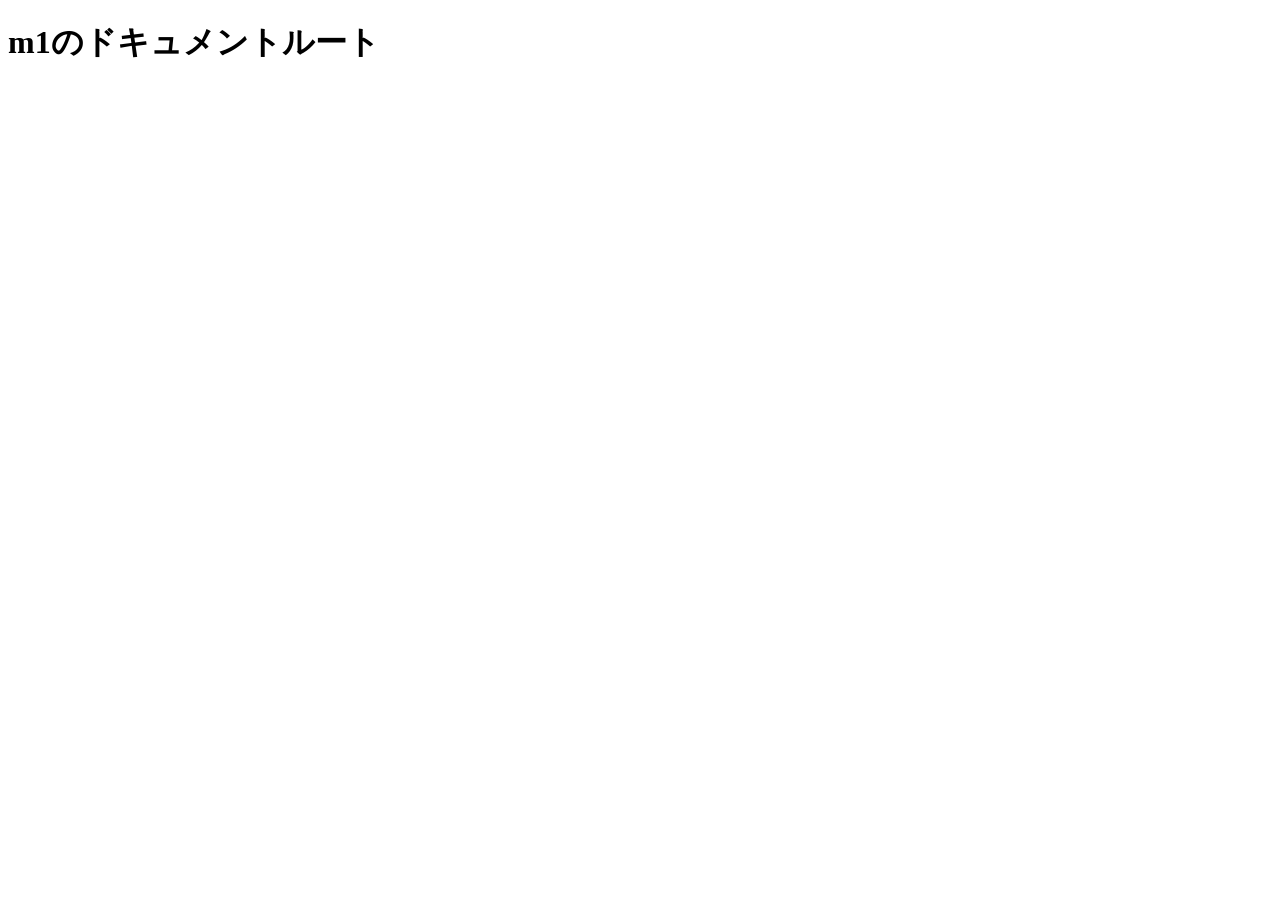
<file: www/m1/index.html>
<!DOCTYPE html>
<html lang="ja">
<head>
  <meta charset="UTF-8">
  <meta name="viewport" content="width=device-width, initial-scale=1.0">
  <title>m1</title>
</head>
<body>
  <h1>m1のドキュメントルート</h1>
</body>
</html>
</file>
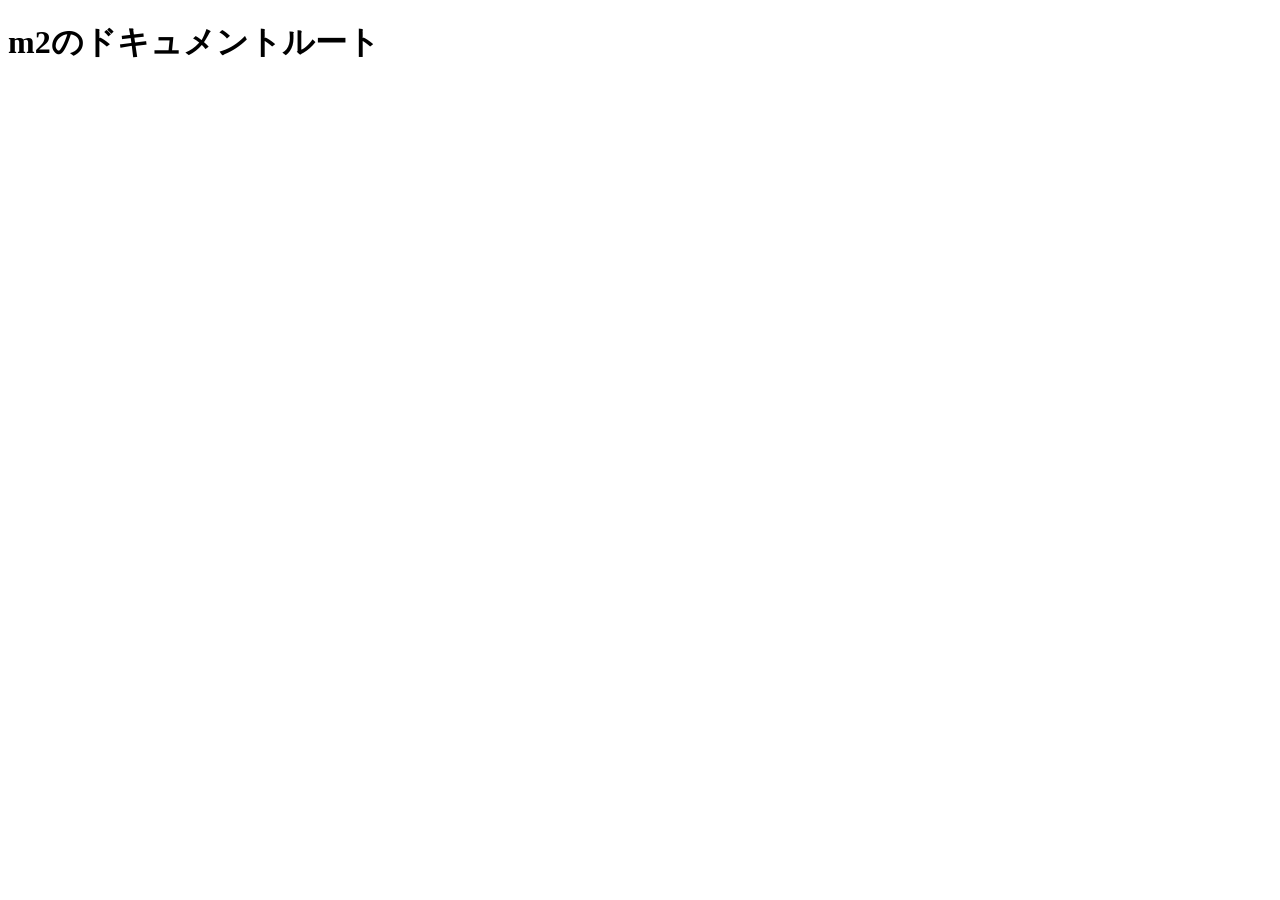
<file: www/m2/index.html>
<!DOCTYPE html>
<html lang="ja">
<head>
  <meta charset="UTF-8">
  <meta name="viewport" content="width=device-width, initial-scale=1.0">
  <title>m2</title>
</head>
<body>
  <h1>m2のドキュメントルート</h1>
</body>
</html>
</file>
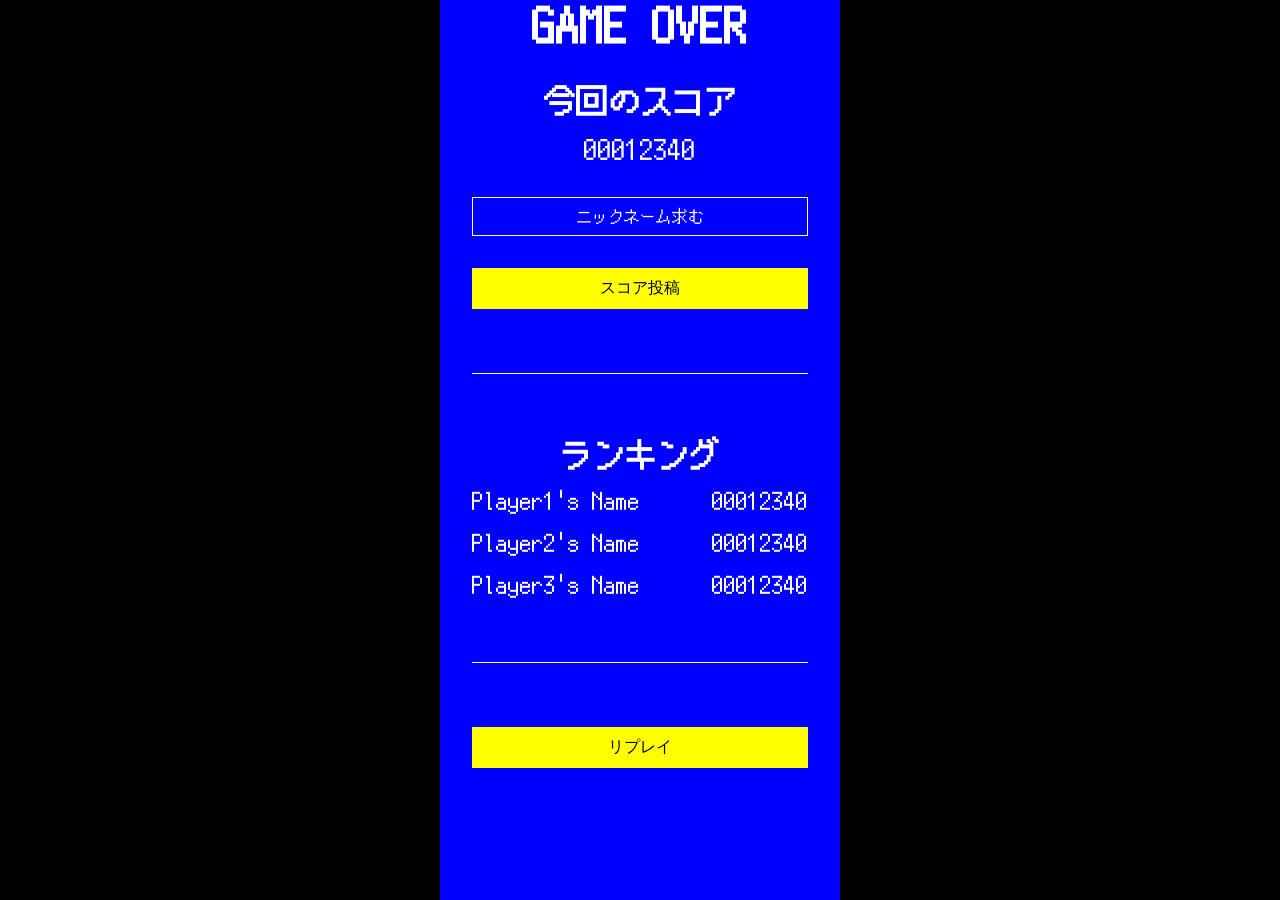
<file: src/template/result.html>
<!DOCTYPE html>
<html lang="ja">
<head>
  <meta charset="UTF-8">
  <meta name="viewport" content="width=device-width, initial-scale=1.0">
  <title>Escape Runner</title>
  <link rel="stylesheet" href="./styles/common.css">
  <link rel="stylesheet" href="./styles/result.css">
</head>
<body>
  <div class="container">
    <h1 class="heading">GAME OVER</h1>
    <section class="section score">
      <h2 class="score__heading">今回のスコア</h2>
      <div class="score__value">00012340</div>
      <p class="score__text">ニックネーム求む</p>
      <button class="score__btn">スコア投稿</button>
    </section>
    <div class="divider"></div>
    <section class="section ranking">
      <h2 class="ranking__heading">ランキング</h2>
      <div class="ranking-row">
        <div class="ranking__name">Player1's Name</div>
        <div class="ranking__score">00012340</div>
      </div>
      <div class="ranking-row">
        <div class="ranking__name">Player2's Name</div>
        <div class="ranking__score">00012340</div>
      </div>
      <div class="ranking-row">
        <div class="ranking__name">Player3's Name</div>
        <div class="ranking__score">00012340</div>
      </div>
    </section>
    <div class="divider"></div>
    <a class="replay" href="./">リプレイ</a>
  </div>
</body>
</html>
</file>
<file: src/template/styles/common.css>
@font-face {
  font-family: dot;
  src: url("../font/PixelMplus12-Regular.ttf");
}

* {
  margin: 0;
  padding: 0;
  box-sizing: border-box;
}

body {
  background-color: black;
}

img {
  display: block;
}

.container {
  width: 400px;
  height: 100dvh;
  margin: 0 auto;
}
</file>
<file: src/template/styles/index.css>
.score {
  color: white;
  font-size: 32px;
  font-family: dot;
  text-align: center;
  padding: 16px 0;
}

.field {
  display: grid;
  grid-template-columns: repeat(5, 1fr);
  width: 320px;
  margin: 0 auto;
}

.tile {
  position: relative;
  width: 64px;
  height: 64px;
}

.tile::before {
  content: "";
  position: absolute;
  display: block;
  width: 100%;
  height: 100%;
  background-image: url(../images/grass.png);
  z-index: -1;
}

.tile.rock {
  background-image: url(../images/rock.png);
}

.tile.stump {
  background-image: url(../images/stump.png);
}

.tile.flower {
  background-image: url(../images/flower.png);
}

.tile.mushroom {
  background-image: url(../images/mushroom.png);
}

.tile.player {
  animation: player-walk 1s infinite;
}

.tile.enemy {
  animation: enemy-walk 1s infinite;
}

@keyframes player-walk {
  0%, 49% {
    background-image: url(../images/player1.png);
  }
  50%, 100% {
    background-image: url(../images/player2.png);
  }
}

@keyframes enemy-walk {
  0%, 49% {
    background-image: url(../images/enemy1.png);
  }
  50%, 100% {
    background-image: url(../images/enemy2.png);
  }
}
</file>
<file: src/template/styles/result.css>
.container {
  background-color: blue;
}

.heading {
  color: white;
  font-size: 48px;
  font-family: dot;
  text-align: center;
}

.section {
  color: white;
  font-family: dot;
  text-align: center;
  margin: 32px;
}

.score__heading {
  font-size: 32px;
}

.score__value {
  font-size: 28px;
  margin: 16px 0;
}

.score__text {
  font-size: 16px;
  margin: 32px 0;
  padding: 10px;
  border: solid 1px white;
}

.score__btn {
  display: block;
  width: 100%;
  color: black;
  font-size: 16px;
  padding: 10px;
  border: none;
  background-color: yellow;
}

.ranking__heading {
  font-size: 32px;
}

.ranking-row {
  display: flex;
  justify-content: space-between;
  font-size: 24px;
  margin-top: 16px;
}

.divider {
  height: 1px;
  margin: 64px 32px;
  background-color: white;
}

.replay {
  display: block;
  color: black;
  font-size: 16px;
  text-align: center;
  text-decoration: none;
  margin: 0 32px;
  padding: 10px;
  border: none;
  background-color: yellow;
}
</file>
